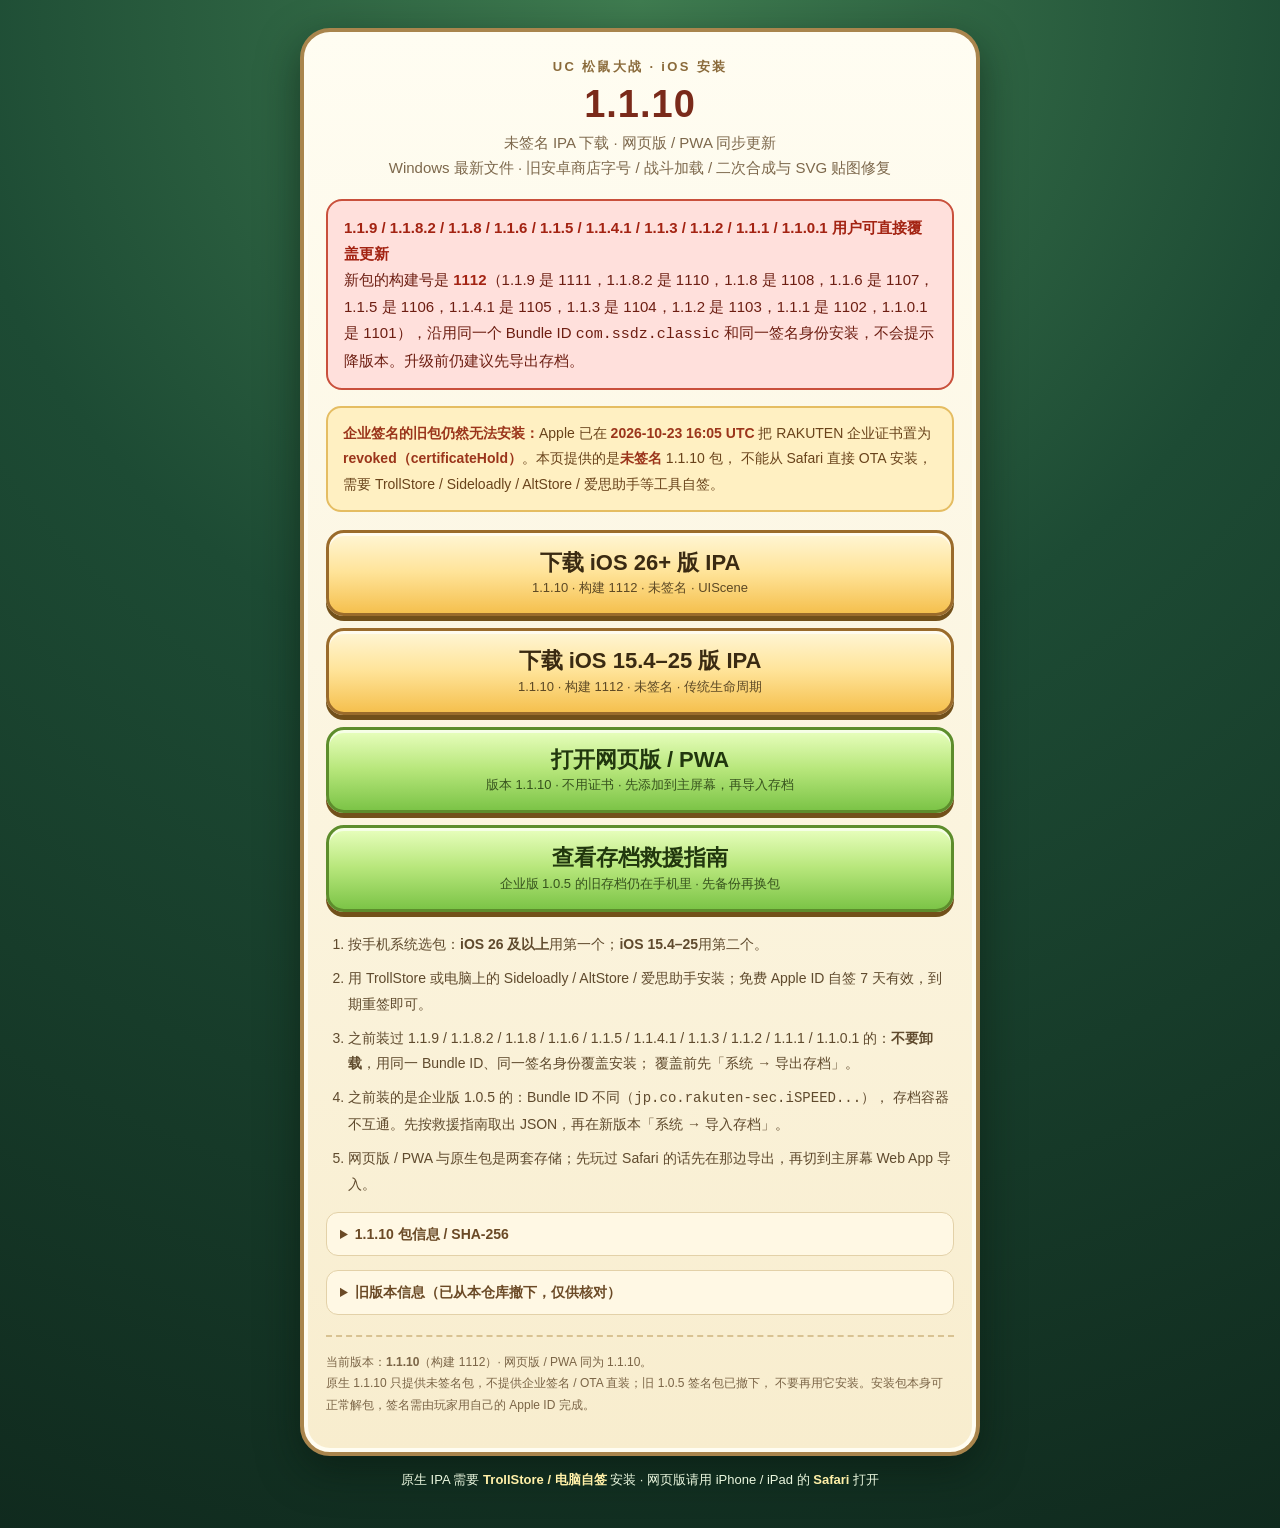
<file: index.html>
<!doctype html>
<html lang="zh-CN">
<head>
<meta charset="utf-8">
<meta name="viewport" content="width=device-width, initial-scale=1, viewport-fit=cover">
<meta name="theme-color" content="#173b2a">
<title>松鼠大战 iOS 1.1.10 安装</title>
<style>
  :root { color-scheme:light; --ink:#2f2418; --muted:#7d684c; }
  * { box-sizing:border-box; }
  body { margin:0; min-height:100vh; padding:28px 16px 40px; color:var(--ink);
    font-family:-apple-system,BlinkMacSystemFont,"PingFang SC","Hiragino Sans GB","Microsoft YaHei",sans-serif;
    background:radial-gradient(circle at 50% 0%,#3f7c50 0,#1d4b34 42%,#102a1e 100%); }
  .wrap { width:min(680px,100%); margin:0 auto; }
  .card { background:linear-gradient(#fffdf2,#f8edce); border:4px solid #a9854d; border-radius:30px; padding:26px 22px 24px;
    box-shadow:inset 0 0 0 4px #fffdf2,0 14px 40px #07170e88; }
  .kicker { text-align:center; color:#8a6a3a; font-size:13px; letter-spacing:.18em; font-weight:700; }
  h1 { margin:8px 0 4px; text-align:center; font-size:38px; line-height:1.1; color:#7a2a1a; letter-spacing:1px; }
  .sub { margin:0 0 18px; text-align:center; color:var(--muted); font-size:15px; line-height:1.7; }
  .alert { margin:0 0 16px; padding:14px 16px; border-radius:16px; background:#ffe0dc; border:2px solid #c9503c;
    color:#6d1e12; font-size:15px; line-height:1.75; }
  .alert b { color:#a32312; }
  .warn { margin:0 0 18px; padding:13px 15px; border-radius:15px; background:#fff0c2; border:2px solid #e5bd62;
    color:#69431b; font-size:14px; line-height:1.8; }
  .warn b { color:#9b351b; }
  .btn { display:block; text-decoration:none; border-radius:18px; padding:16px 18px; margin:12px 0; text-align:center;
    box-shadow:inset 0 3px 0 #ffffffa0,0 5px 0 #72501a; border:3px solid #9a6b2b; }
  .btn b { display:block; font-size:22px; line-height:1.25; }
  .btn span { display:block; margin-top:3px; font-size:13px; opacity:.82; }
  .btn:active { transform:translateY(2px); box-shadow:inset 0 3px 0 #ffffffa0,0 3px 0 #72501a; }
  .rescue { color:#21370e; background:linear-gradient(#e9ffbf,#b8e77c 48%,#7cc447); border-color:#5d8d2c; }
  .native { color:#3a2a12; background:linear-gradient(#fff6d6,#ffe49a 48%,#f5c04e); border-color:#9a6b2b; }
  .steps { margin:20px 0 0; padding:0 0 0 22px; color:#5f4a2d; font-size:14px; line-height:1.85; }
  .steps li { margin:0 0 8px; }
  .meta { margin-top:20px; padding-top:15px; border-top:2px dashed #d8c292; color:#7b6547; font-size:12px; line-height:1.8; }
  .meta code { padding:1px 5px; border-radius:5px; background:#efe3c6; color:#5f421f; font-size:.95em;
    font-family:ui-monospace,SFMono-Regular,Menlo,Consolas,monospace; word-break:break-all; }
  details { margin:14px 0 0; padding:10px 13px; border-radius:12px; background:#fff8e4; border:1px solid #e3d1a8; }
  summary { cursor:pointer; font-weight:700; color:#6b4a26; font-size:14px; line-height:1.6; }
  details p { margin:8px 0 0; color:#7a6140; font-size:13px; line-height:1.75; }
  .ios-hint { margin:14px 0 0; text-align:center; color:#eaf7df; font-size:13px; line-height:1.6; }
  .ios-hint b { color:#fff0a8; }
  @media (max-width:520px) {
    body { padding:16px 10px 28px; }
    .card { padding:20px 14px; border-radius:22px; }
    h1 { font-size:32px; }
  }
</style>
</head>
<body>
<div class="wrap">
  <div class="card">
    <div class="kicker">UC 松鼠大战 · iOS 安装</div>
    <h1>1.1.10</h1>
    <p class="sub">未签名 IPA 下载 · 网页版 / PWA 同步更新<br>Windows 最新文件 · 旧安卓商店字号 / 战斗加载 / 二次合成与 SVG 贴图修复</p>

    <div class="alert">
      <b>1.1.9 / 1.1.8.2 / 1.1.8 / 1.1.6 / 1.1.5 / 1.1.4.1 / 1.1.3 / 1.1.2 / 1.1.1 / 1.1.0.1 用户可直接覆盖更新</b><br>
      新包的构建号是 <b>1112</b>（1.1.9 是 1111，1.1.8.2 是 1110，1.1.8 是 1108，1.1.6 是 1107，1.1.5 是 1106，1.1.4.1 是 1105，1.1.3 是 1104，1.1.2 是 1103，1.1.1 是 1102，1.1.0.1 是 1101），沿用同一个 Bundle ID
      <code>com.ssdz.classic</code> 和同一签名身份安装，不会提示降版本。升级前仍建议先导出存档。
    </div>

    <div class="warn">
      <b>企业签名的旧包仍然无法安装：</b>Apple 已在 <b>2026-10-23 16:05 UTC</b> 把 RAKUTEN
      企业证书置为 <b>revoked（certificateHold）</b>。本页提供的是<b>未签名</b> 1.1.10 包，
      不能从 Safari 直接 OTA 安装，需要 TrollStore / Sideloadly / AltStore / 爱思助手等工具自签。
    </div>

    <a class="btn native" href="squirrel_fight_1.1.10_ios_unsigned.ipa">
      <b>下载 iOS 26+ 版 IPA</b>
      <span>1.1.10 · 构建 1112 · 未签名 · UIScene</span>
    </a>
    <a class="btn native" href="squirrel_fight_1.1.10_ios_legacy_unsigned.ipa">
      <b>下载 iOS 15.4–25 版 IPA</b>
      <span>1.1.10 · 构建 1112 · 未签名 · 传统生命周期</span>
    </a>

    <a class="btn rescue" href="web/">
      <b>打开网页版 / PWA</b>
      <span>版本 1.1.10 · 不用证书 · 先添加到主屏幕，再导入存档</span>
    </a>

    <a class="btn rescue" href="rescue.html">
      <b>查看存档救援指南</b>
      <span>企业版 1.0.5 的旧存档仍在手机里 · 先备份再换包</span>
    </a>

    <ol class="steps">
      <li>按手机系统选包：<b>iOS 26 及以上</b>用第一个；<b>iOS 15.4–25</b>用第二个。</li>
      <li>用 TrollStore 或电脑上的 Sideloadly / AltStore / 爱思助手安装；免费 Apple ID 自签
        7 天有效，到期重签即可。</li>
      <li>之前装过 1.1.9 / 1.1.8.2 / 1.1.8 / 1.1.6 / 1.1.5 / 1.1.4.1 / 1.1.3 / 1.1.2 / 1.1.1 / 1.1.0.1 的：<b>不要卸载</b>，用同一 Bundle ID、同一签名身份覆盖安装；
        覆盖前先「系统 → 导出存档」。</li>
      <li>之前装的是企业版 1.0.5 的：Bundle ID 不同（<code>jp.co.rakuten-sec.iSPEED...</code>），
        存档容器不互通。先按救援指南取出 JSON，再在新版本「系统 → 导入存档」。</li>
      <li>网页版 / PWA 与原生包是两套存储；先玩过 Safari 的话先在那边导出，再切到主屏幕 Web App 导入。</li>
    </ol>

    <details>
      <summary>1.1.10 包信息 / SHA-256</summary>
      <p>
        版本 <b>1.1.10</b> · 构建 <b>1112</b> · Bundle ID <code>com.ssdz.classic</code> · 未签名 ·
        最低 iOS 15.4 · iPhone + iPad。<br>
        包内、文件名、安装页与游戏内版本均为 <b>1.1.10</b>。
        本轮从 Windows 端拉取最新文件后重新打包。<br><br>
        <code>squirrel_fight_1.1.10_ios_unsigned.ipa</code><br>
        SHA-256：<code>77b3fbeab12d83c8deb0e0998e3c8a14590584b6f679a93a3d669939e88ff66d</code><br><br>
        <code>squirrel_fight_1.1.10_ios_legacy_unsigned.ipa</code><br>
        SHA-256：<code>6b8a73d35cee35d2533556fba18e9480e41754971eb5a9e2202d1216e4ca3f89</code>
      </p>
    </details>

    <details>
      <summary>旧版本信息（已从本仓库撤下，仅供核对）</summary>
      <p>
        旧 1.0.5 签名包（构建 108）已从本仓库撤下，不再提供下载。<br><br>
        Bundle ID：<code>jp.co.rakuten-sec.iSPEED.Pushnotification.widgetapp.widgetkitextension</code><br>
        Team：<code>HWK767YYMF</code> · 描述文件到期：<b>2026-11-05</b><br>
        证书状态：<b>2026-10-23 16:05 UTC revoked（certificateHold）</b>
      </p>
    </details>

    <p class="meta">
      当前版本：<b>1.1.10</b>（构建 1112）· 网页版 / PWA 同为 1.1.10。<br>
      原生 1.1.10 只提供未签名包，不提供企业签名 / OTA 直装；旧 1.0.5 签名包已撤下，
      不要再用它安装。安装包本身可正常解包，签名需由玩家用自己的 Apple ID 完成。
    </p>
  </div>
  <p class="ios-hint">原生 IPA 需要 <b>TrollStore / 电脑自签</b> 安装 · 网页版请用 iPhone / iPad 的 <b>Safari</b> 打开</p>
</div>
</body>
</html>
</file>
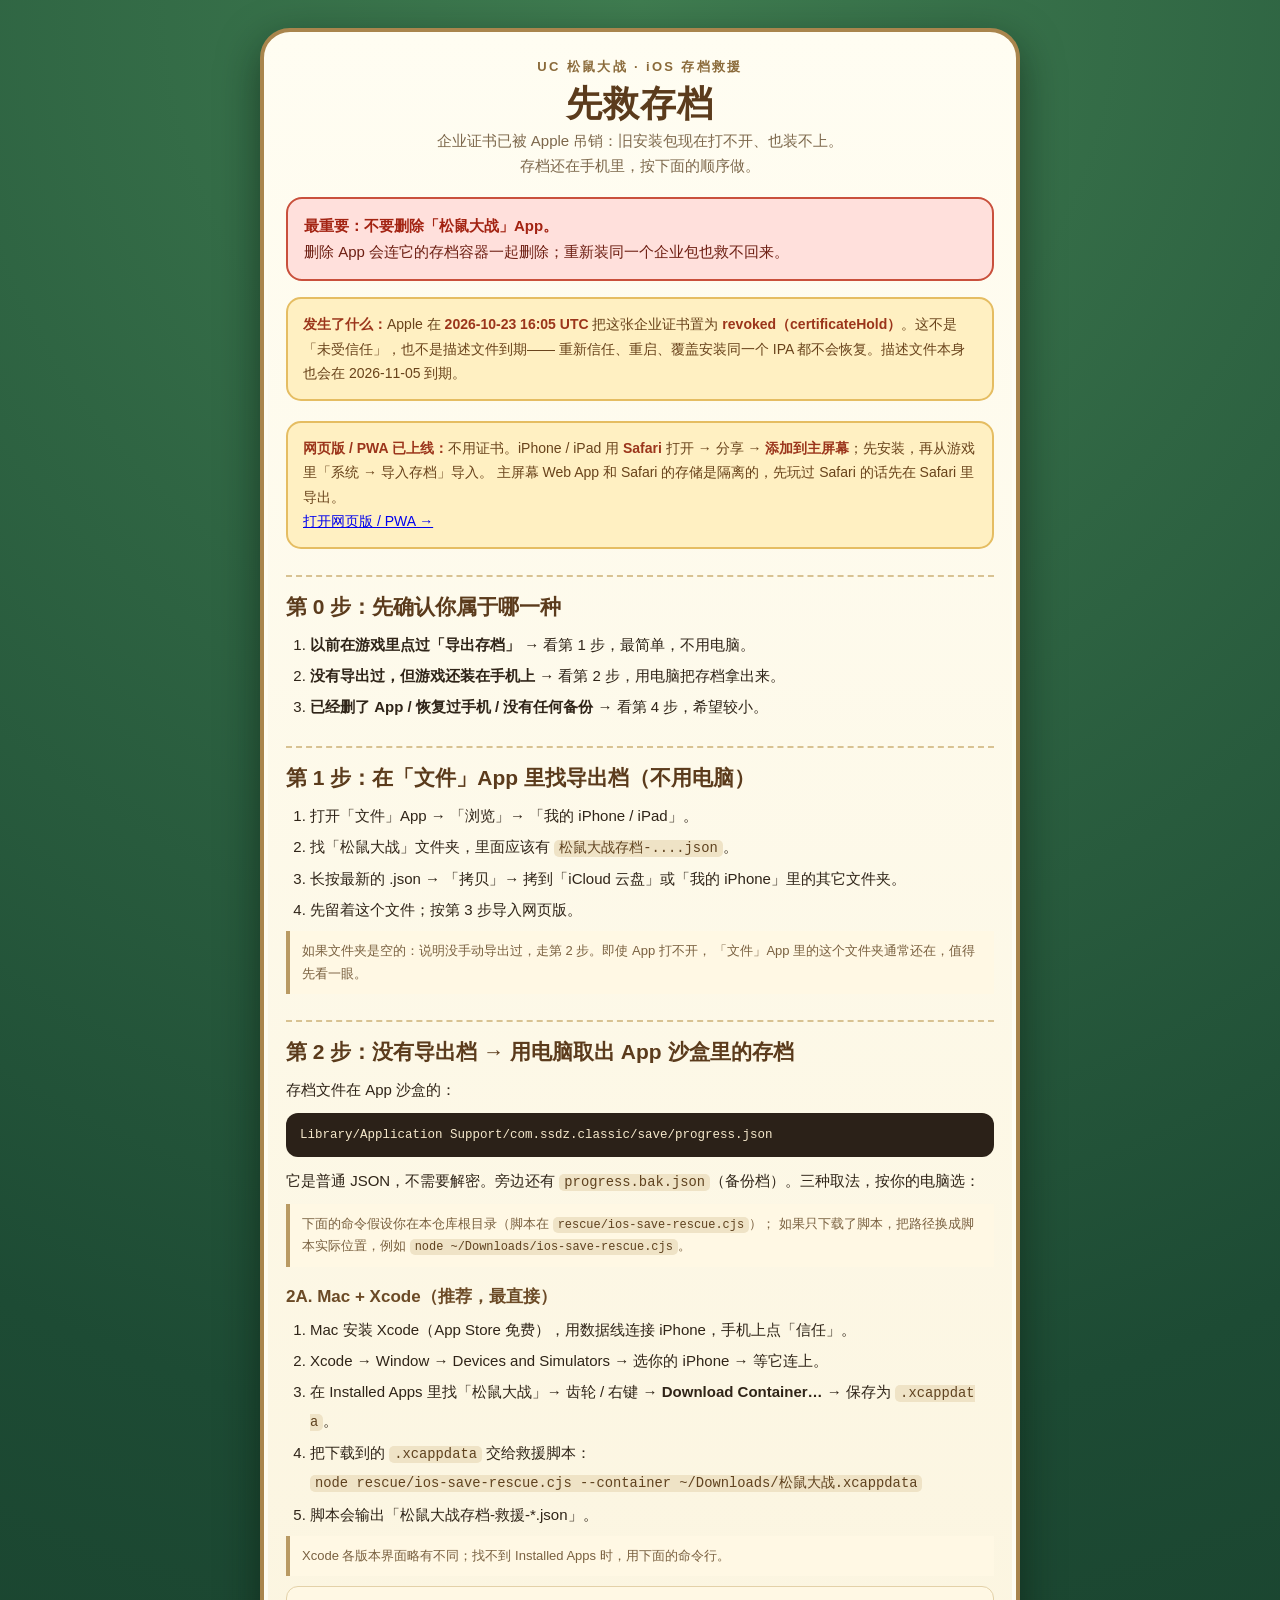
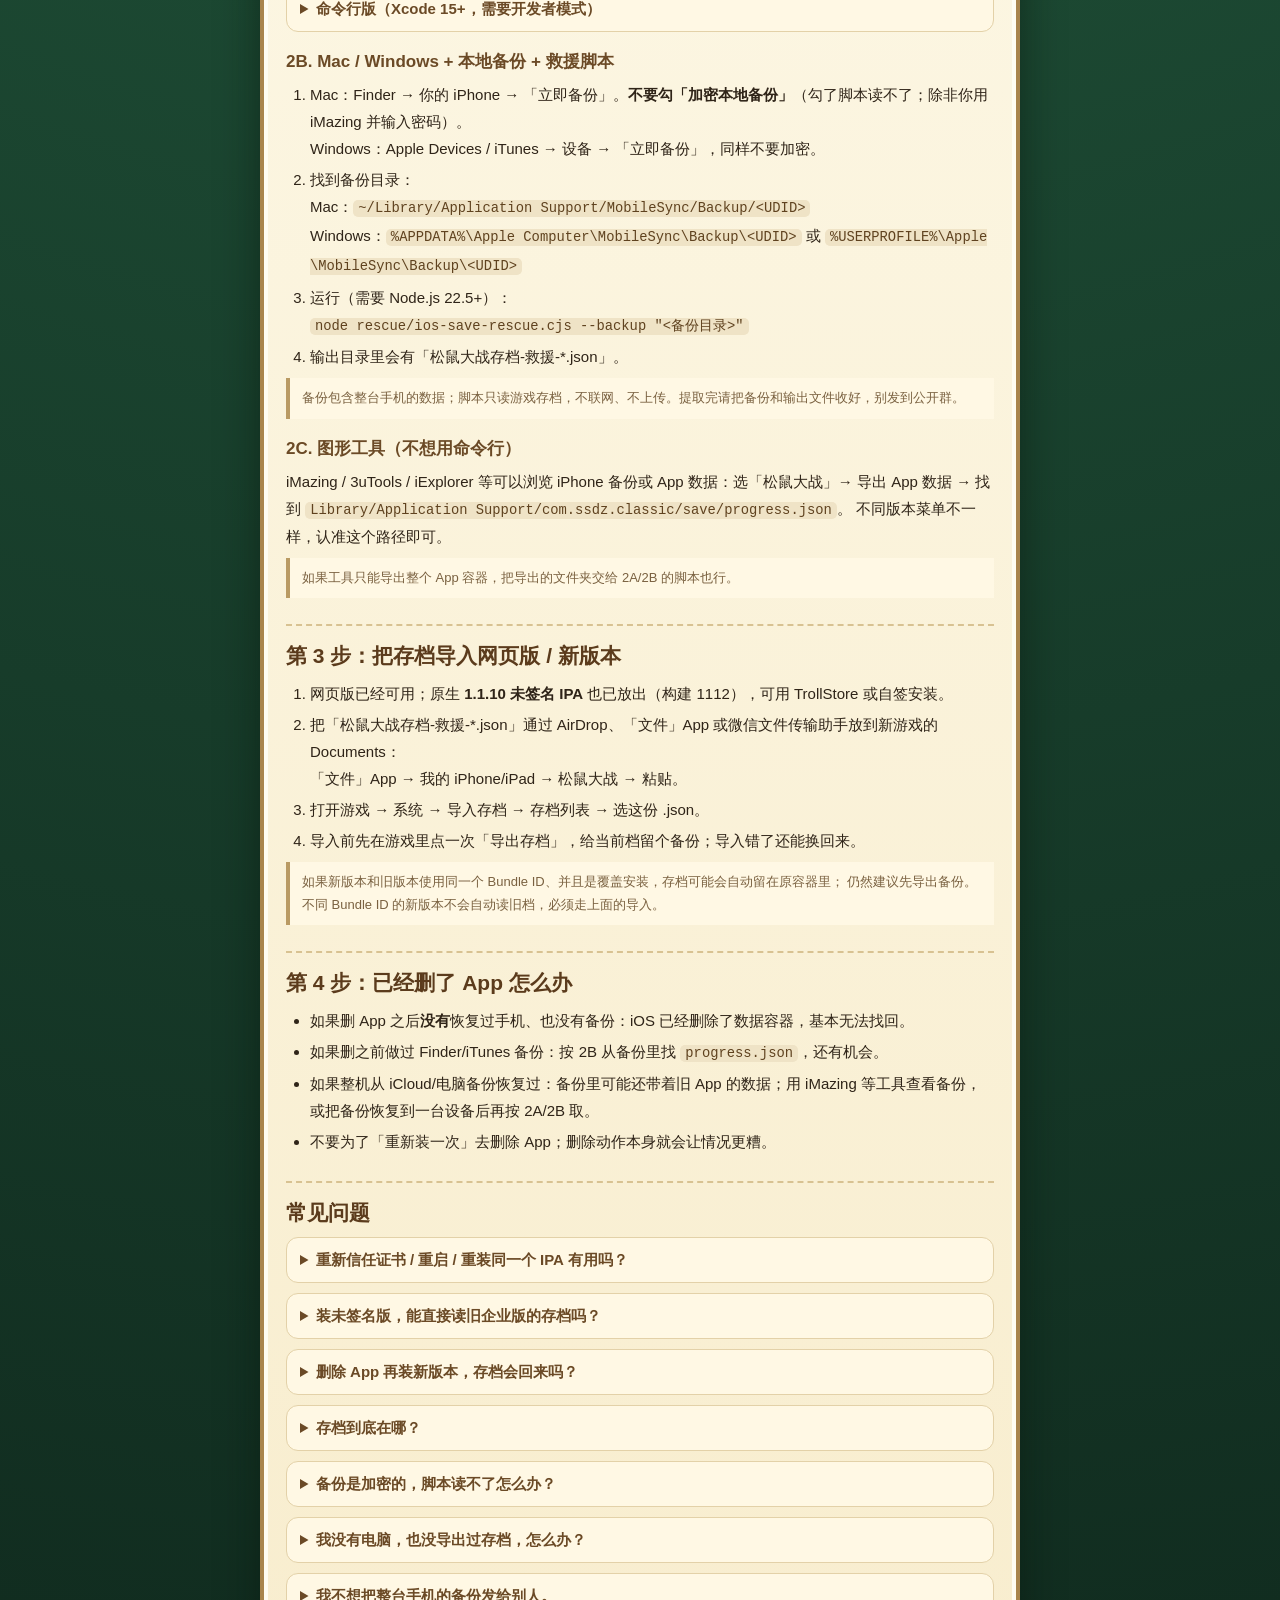
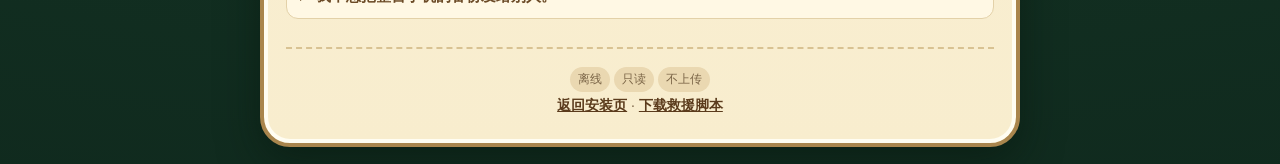
<file: rescue.html>
<!doctype html>
<html lang="zh-CN">
<head>
<meta charset="utf-8">
<meta name="viewport" content="width=device-width, initial-scale=1, viewport-fit=cover">
<meta name="theme-color" content="#173b2a">
<title>松鼠大战 iOS 存档救援</title>
<style>
  :root { color-scheme:light; --ink:#2f2418; --muted:#7d684c; --line:#d8c292; }
  * { box-sizing:border-box; }
  body { margin:0; min-height:100vh; padding:28px 16px 40px; color:var(--ink);
    font-family:-apple-system,BlinkMacSystemFont,"PingFang SC","Hiragino Sans GB","Microsoft YaHei",sans-serif;
    background:radial-gradient(circle at 50% 0%,#3f7c50 0,#1d4b34 42%,#102a1e 100%); }
  .wrap { width:min(760px,100%); margin:0 auto; }
  .card { background:linear-gradient(#fffdf2,#f8edce); border:4px solid #a9854d; border-radius:30px; padding:26px 22px 24px;
    box-shadow:inset 0 0 0 4px #fffdf2,0 14px 40px #07170e88; }
  .kicker { text-align:center; color:#8a6a3a; font-size:13px; letter-spacing:.18em; font-weight:700; }
  h1 { margin:8px 0 4px; text-align:center; font-size:36px; line-height:1.1; color:#5b3b1c; letter-spacing:1px; }
  .sub { margin:0 0 18px; text-align:center; color:var(--muted); font-size:15px; line-height:1.7; }
  .alert { margin:0 0 16px; padding:14px 16px; border-radius:16px; background:#ffe0dc; border:2px solid #c9503c;
    color:#6d1e12; font-size:15px; line-height:1.75; }
  .alert b { color:#a32312; }
  .status { margin:0 0 20px; padding:13px 15px; border-radius:15px; background:#fff0c2; border:2px solid #e5bd62;
    color:#69431b; font-size:14px; line-height:1.75; }
  .status b { color:#9b351b; }
  h2 { margin:26px 0 10px; padding-top:16px; border-top:2px dashed var(--line); font-size:21px; color:#5b3b1c; }
  h3 { margin:18px 0 8px; font-size:17px; color:#6b4a26; }
  p, li { font-size:15px; line-height:1.8; }
  p { margin:8px 0; }
  ol, ul { margin:8px 0; padding-left:24px; }
  li { margin:4px 0; }
  code { padding:1px 5px; border-radius:5px; background:#efe3c6; color:#5f421f; font-size:.92em;
    font-family:ui-monospace,SFMono-Regular,Menlo,Consolas,monospace; word-break:break-all; }
  pre { margin:10px 0; padding:12px 14px; border-radius:12px; background:#2b2118; color:#f5e8cb;
    overflow:auto; font-size:12.5px; line-height:1.65; }
  pre code { padding:0; background:none; color:inherit; font-size:inherit; word-break:normal; }
  .note { margin:8px 0; padding:9px 12px; border-left:4px solid #b99a63; background:#fff8e4;
    color:#7a6140; font-size:13px; line-height:1.7; }
  details { margin:10px 0; padding:10px 13px; border-radius:12px; background:#fff8e4; border:1px solid #e3d1a8; }
  summary { cursor:pointer; font-weight:700; color:#6b4a26; font-size:15px; line-height:1.6; }
  details > *:not(summary) { margin-top:8px; }
  .footer { margin-top:28px; padding-top:16px; border-top:2px dashed var(--line); text-align:center;
    color:#7b6547; font-size:14px; line-height:1.9; }
  .footer a { color:#5b3b1c; font-weight:700; }
  .pill { display:inline-block; margin:0 2px; padding:1px 8px; border-radius:999px; background:#ead8b1; font-size:12px; }
  @media (max-width:520px) {
    body { padding:16px 10px 28px; }
    .card { padding:20px 14px; border-radius:22px; }
    h1 { font-size:30px; }
    h2 { font-size:19px; }
    p, li { font-size:14px; }
    pre { font-size:11.5px; }
  }
</style>
</head>
<body>
<div class="wrap">
  <div class="card">
    <div class="kicker">UC 松鼠大战 · iOS 存档救援</div>
    <h1>先救存档</h1>
    <p class="sub">企业证书已被 Apple 吊销：旧安装包现在打不开、也装不上。<br>存档还在手机里，按下面的顺序做。</p>

    <div class="alert">
      <b>最重要：不要删除「松鼠大战」App。</b><br>
      删除 App 会连它的存档容器一起删除；重新装同一个企业包也救不回来。
    </div>

    <div class="status">
      <b>发生了什么：</b>Apple 在 <b>2026-10-23 16:05 UTC</b> 把这张企业证书置为
      <b>revoked（certificateHold）</b>。这不是「未受信任」，也不是描述文件到期——
      重新信任、重启、覆盖安装同一个 IPA 都不会恢复。描述文件本身也会在 2026-11-05 到期。
    </div>

    <div class="status">
      <b>网页版 / PWA 已上线：</b>不用证书。iPhone / iPad 用 <b>Safari</b> 打开 →
      分享 → <b>添加到主屏幕</b>；先安装，再从游戏里「系统 → 导入存档」导入。
      主屏幕 Web App 和 Safari 的存储是隔离的，先玩过 Safari 的话先在 Safari 里导出。
      <br><a href="web/">打开网页版 / PWA →</a>
    </div>

    <h2>第 0 步：先确认你属于哪一种</h2>
    <ol>
      <li><b>以前在游戏里点过「导出存档」</b> → 看第 1 步，最简单，不用电脑。</li>
      <li><b>没有导出过，但游戏还装在手机上</b> → 看第 2 步，用电脑把存档拿出来。</li>
      <li><b>已经删了 App / 恢复过手机 / 没有任何备份</b> → 看第 4 步，希望较小。</li>
    </ol>

    <h2>第 1 步：在「文件」App 里找导出档（不用电脑）</h2>
    <ol>
      <li>打开「文件」App → 「浏览」→ 「我的 iPhone / iPad」。</li>
      <li>找「松鼠大战」文件夹，里面应该有 <code>松鼠大战存档-....json</code>。</li>
      <li>长按最新的 .json → 「拷贝」→ 拷到「iCloud 云盘」或「我的 iPhone」里的其它文件夹。</li>
      <li>先留着这个文件；按第 3 步导入网页版。</li>
    </ol>
    <p class="note">如果文件夹是空的：说明没手动导出过，走第 2 步。即使 App 打不开，
      「文件」App 里的这个文件夹通常还在，值得先看一眼。</p>

    <h2>第 2 步：没有导出档 → 用电脑取出 App 沙盒里的存档</h2>
    <p>存档文件在 App 沙盒的：</p>
    <pre><code>Library/Application Support/com.ssdz.classic/save/progress.json</code></pre>
    <p>它是普通 JSON，不需要解密。旁边还有 <code>progress.bak.json</code>（备份档）。三种取法，按你的电脑选：</p>
    <p class="note">下面的命令假设你在本仓库根目录（脚本在 <code>rescue/ios-save-rescue.cjs</code>）；
      如果只下载了脚本，把路径换成脚本实际位置，例如 <code>node ~/Downloads/ios-save-rescue.cjs</code>。</p>

    <h3>2A. Mac + Xcode（推荐，最直接）</h3>
    <ol>
      <li>Mac 安装 Xcode（App Store 免费），用数据线连接 iPhone，手机上点「信任」。</li>
      <li>Xcode → Window → Devices and Simulators → 选你的 iPhone → 等它连上。</li>
      <li>在 Installed Apps 里找「松鼠大战」→ 齿轮 / 右键 → <b>Download Container…</b> → 保存为 <code>.xcappdata</code>。</li>
      <li>把下载到的 <code>.xcappdata</code> 交给救援脚本：<br>
        <code>node rescue/ios-save-rescue.cjs --container ~/Downloads/松鼠大战.xcappdata</code></li>
      <li>脚本会输出「松鼠大战存档-救援-*.json」。</li>
    </ol>
    <p class="note">Xcode 各版本界面略有不同；找不到 Installed Apps 时，用下面的命令行。</p>
    <details>
      <summary>命令行版（Xcode 15+，需要开发者模式）</summary>
      <pre><code>xcrun devicectl list devices
xcrun devicectl device copy from \
  --device &lt;UDID&gt; \
  --domain-type appDataContainer \
  --domain-identifier jp.co.rakuten-sec.iSPEED.Pushnotification.widgetapp.widgetkitextension \
  --source . \
  --destination ~/Downloads/松鼠大战容器</code></pre>
      <p>然后把 <code>~/Downloads/松鼠大战容器</code> 交给脚本：</p>
      <pre><code>node rescue/ios-save-rescue.cjs --container ~/Downloads/松鼠大战容器</code></pre>
      <p class="note">第一次用会提示在手机上开启「开发者模式」，开启后重启手机。设备要解锁、保持连接。</p>
    </details>

    <h3>2B. Mac / Windows + 本地备份 + 救援脚本</h3>
    <ol>
      <li>Mac：Finder → 你的 iPhone → 「立即备份」。<b>不要勾「加密本地备份」</b>（勾了脚本读不了；除非你用 iMazing 并输入密码）。<br>
        Windows：Apple Devices / iTunes → 设备 → 「立即备份」，同样不要加密。</li>
      <li>找到备份目录：<br>
        Mac：<code>~/Library/Application Support/MobileSync/Backup/&lt;UDID&gt;</code><br>
        Windows：<code>%APPDATA%\Apple Computer\MobileSync\Backup\&lt;UDID&gt;</code>
        或 <code>%USERPROFILE%\Apple\MobileSync\Backup\&lt;UDID&gt;</code></li>
      <li>运行（需要 Node.js 22.5+）：<br>
        <code>node rescue/ios-save-rescue.cjs --backup "&lt;备份目录&gt;"</code></li>
      <li>输出目录里会有「松鼠大战存档-救援-*.json」。</li>
    </ol>
    <p class="note">备份包含整台手机的数据；脚本只读游戏存档，不联网、不上传。提取完请把备份和输出文件收好，别发到公开群。</p>

    <h3>2C. 图形工具（不想用命令行）</h3>
    <p>iMazing / 3uTools / iExplorer 等可以浏览 iPhone 备份或 App 数据：选「松鼠大战」→ 导出 App 数据 →
      找到 <code>Library/Application Support/com.ssdz.classic/save/progress.json</code>。
      不同版本菜单不一样，认准这个路径即可。</p>
    <p class="note">如果工具只能导出整个 App 容器，把导出的文件夹交给 2A/2B 的脚本也行。</p>

    <h2>第 3 步：把存档导入网页版 / 新版本</h2>
    <ol>
      <li>网页版已经可用；原生 <b>1.1.10 未签名 IPA</b> 也已放出（构建 1112），可用 TrollStore 或自签安装。</li>
      <li>把「松鼠大战存档-救援-*.json」通过 AirDrop、「文件」App 或微信文件传输助手放到新游戏的 Documents：<br>
        「文件」App → 我的 iPhone/iPad → 松鼠大战 → 粘贴。</li>
      <li>打开游戏 → 系统 → 导入存档 → 存档列表 → 选这份 .json。</li>
      <li>导入前先在游戏里点一次「导出存档」，给当前档留个备份；导入错了还能换回来。</li>
    </ol>
    <p class="note">如果新版本和旧版本使用同一个 Bundle ID、并且是覆盖安装，存档可能会自动留在原容器里；
      仍然建议先导出备份。不同 Bundle ID 的新版本不会自动读旧档，必须走上面的导入。</p>

    <h2>第 4 步：已经删了 App 怎么办</h2>
    <ul>
      <li>如果删 App 之后<b>没有</b>恢复过手机、也没有备份：iOS 已经删除了数据容器，基本无法找回。</li>
      <li>如果删之前做过 Finder/iTunes 备份：按 2B 从备份里找 <code>progress.json</code>，还有机会。</li>
      <li>如果整机从 iCloud/电脑备份恢复过：备份里可能还带着旧 App 的数据；用 iMazing 等工具查看备份，
        或把备份恢复到一台设备后再按 2A/2B 取。</li>
      <li>不要为了「重新装一次」去删除 App；删除动作本身就会让情况更糟。</li>
    </ul>

    <h2>常见问题</h2>
    <details><summary>重新信任证书 / 重启 / 重装同一个 IPA 有用吗？</summary>
      <p>没用。Apple 在 2026-10-23 16:05 UTC 把这张企业证书置为 revoked（certificateHold），
      不是「未受信任」，也不是描述文件到期。重新信任、重启、覆盖安装同一个包都不会恢复。
      描述文件本身也会在 2026-11-05 到期。</p></details>
    <details><summary>装未签名版，能直接读旧企业版的存档吗？</summary>
      <p>不能。未签名 IPA 的 Bundle ID 是 <code>com.ssdz.classic</code>，企业版是
      <code>jp.co.rakuten-sec...</code>；iOS 把它们当成两个 App，沙盒/存档容器互不相通。
      而且 stock iPhone 根本装不了未签名 IPA。只有把未签名包改成旧 Bundle ID 再覆盖安装
      （TrollStore / 重签）才可能读到旧容器；这不是普通玩家能直接做的。
      稳妥做法是第 2 步取出 JSON、第 3 步导入。</p></details>
    <details><summary>删除 App 再装新版本，存档会回来吗？</summary>
      <p>不会。iOS 删除 App 时会删除它的数据容器；没有备份就找不回来。不要删。</p></details>
    <details><summary>存档到底在哪？</summary>
      <p><code>&lt;App 容器&gt;/Library/Application Support/com.ssdz.classic/save/progress.json</code>，
      旁边还有 <code>progress.bak.json</code>。导出的 .json 在 <code>Documents/</code>，会出现在「文件」App。</p></details>
    <details><summary>备份是加密的，脚本读不了怎么办？</summary>
      <p>在 Finder/iTunes 里关闭「加密本地备份」后重新备份一次；或者用 iMazing 打开加密备份并输入密码，
      再导出 App 数据。</p></details>
    <details><summary>我没有电脑，也没导出过存档，怎么办？</summary>
      <p>很遗憾，单靠手机拿不到 App 沙盒里的 Application Support 文件。可以借一台 Mac/Windows 电脑，
      按第 2 步做；或者联系开发者/社区里方便帮忙的人。越早做越好，别先删 App。</p></details>
    <details><summary>我不想把整台手机的备份发给别人。</summary>
      <p>不需要。救援脚本只在你自己的电脑上读，输出只有游戏存档 JSON。
      不要把整份备份发到公开群；只把 <code>松鼠大战存档-救援-*.json</code> 发给开发者/自己。</p></details>

    <div class="footer">
      <span class="pill">离线</span><span class="pill">只读</span><span class="pill">不上传</span><br>
      <a href="./">返回安装页</a> · <a href="rescue/ios-save-rescue.cjs" download>下载救援脚本</a>
    </div>
  </div>
</div>
</body>
</html>
</file>
